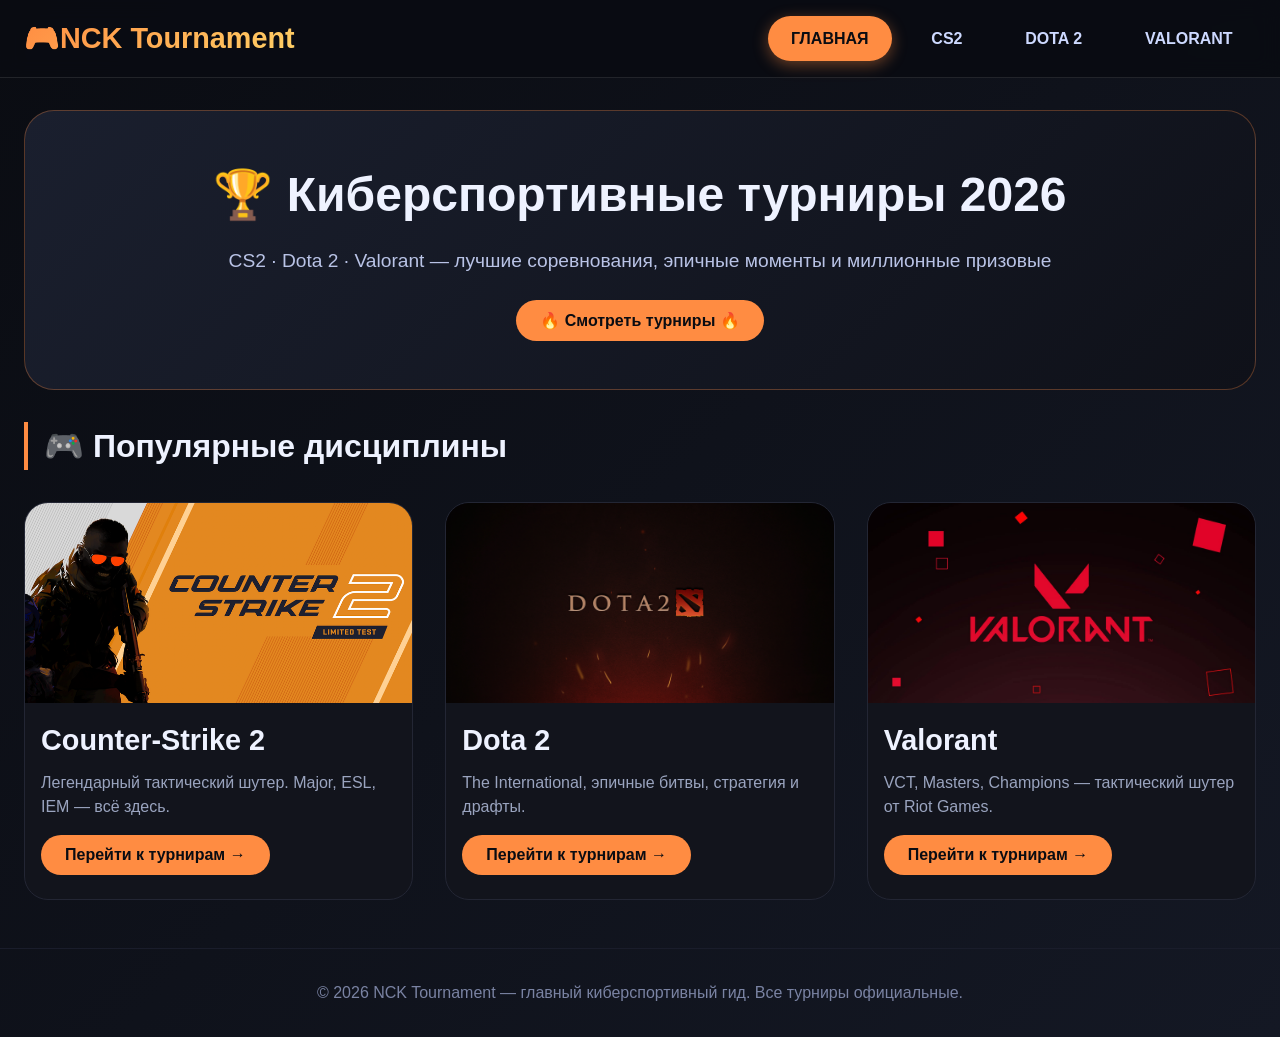
<file: index.html>
<!DOCTYPE html>
<html lang="ru">
<head>
    <meta charset="UTF-8">
    <meta name="viewport" content="width=device-width, initial-scale=1.0">
    <title>NCK Tournament | Главная страница турниров</title>
    <link rel="stylesheet" href="style.css">
</head>
<body>

<header class="header">
    <div class="container">
        <div class="nav">
            <div class="logo">🎮NCK Tournament</div>
            <div class="nav-links">
                <a href="index.html" class="nav-link active">ГЛАВНАЯ</a>
                <a href="cs2.html" class="nav-link">CS2</a>
                <a href="dota2.html" class="nav-link">DOTA 2</a>
                <a href="valorant.html" class="nav-link">VALORANT</a>
            </div>
        </div>
    </div>
</header>

<main>
    <div class="container">
        <div class="hero">
            <h1>🏆 Киберспортивные турниры 2026</h1>
            <p>CS2 · Dota 2 · Valorant — лучшие соревнования, эпичные моменты и миллионные призовые</p>
            <button class="card-btn" style="background:#ff8c42; margin:0 auto; display:inline-block;" id="welcomeBtn">🔥 Смотреть турниры 🔥</button>
        </div>

        <h2 class="section-title">🎮 Популярные дисциплины</h2>
        <div class="games-grid">
            <div class="game-card" data-game="cs2">
                <img src="img/cs2.png" alt="CS2" class="card-img">
                <h3>Counter-Strike 2</h3>
                <p>Легендарный тактический шутер. Major, ESL, IEM — всё здесь.</p>
                <button class="card-btn cs2-btn">Перейти к турнирам →</button>
            </div>
            <div class="game-card" data-game="dota2">
                <img src="img/dota2.jpeg" alt="Dota 2" class="card-img">
                <h3>Dota 2</h3>
                <p>The International, эпичные битвы, стратегия и драфты.</p>
                <button class="card-btn dota2-btn">Перейти к турнирам →</button>
            </div>
            <div class="game-card" data-game="valorant">
                <img src="img/valorant.jpg" alt="Valorant" class="card-img">
                <h3>Valorant</h3>
                <p>VCT, Masters, Champions — тактический шутер от Riot Games.</p>
                <button class="card-btn valorant-btn">Перейти к турнирам →</button>
            </div>
        </div>
    </div>

    <!-- Модальное окно -->
    <div id="modal" class="modal">
        <div class="modal-content">
            <span class="close-modal">&times;</span>
            <h2>🎉 Добро пожаловать!</h2>
            <p>На нашем портале вы найдёте актуальные турниры по CS2, Dota 2 и Valorant. Кликайте на карточки или кнопки, чтобы узнать больше о каждом турнире!</p>
            <button id="modalCloseBtn" class="modal-btn">Понятно, погнали!</button>
        </div>
    </div>
</main>

<footer class="footer container">
    <p>© 2026 NCK Tournament — главный киберспортивный гид. Все турниры официальные.</p>
</footer>

<script src="script.js"></script>
</body>
</html>
</file>
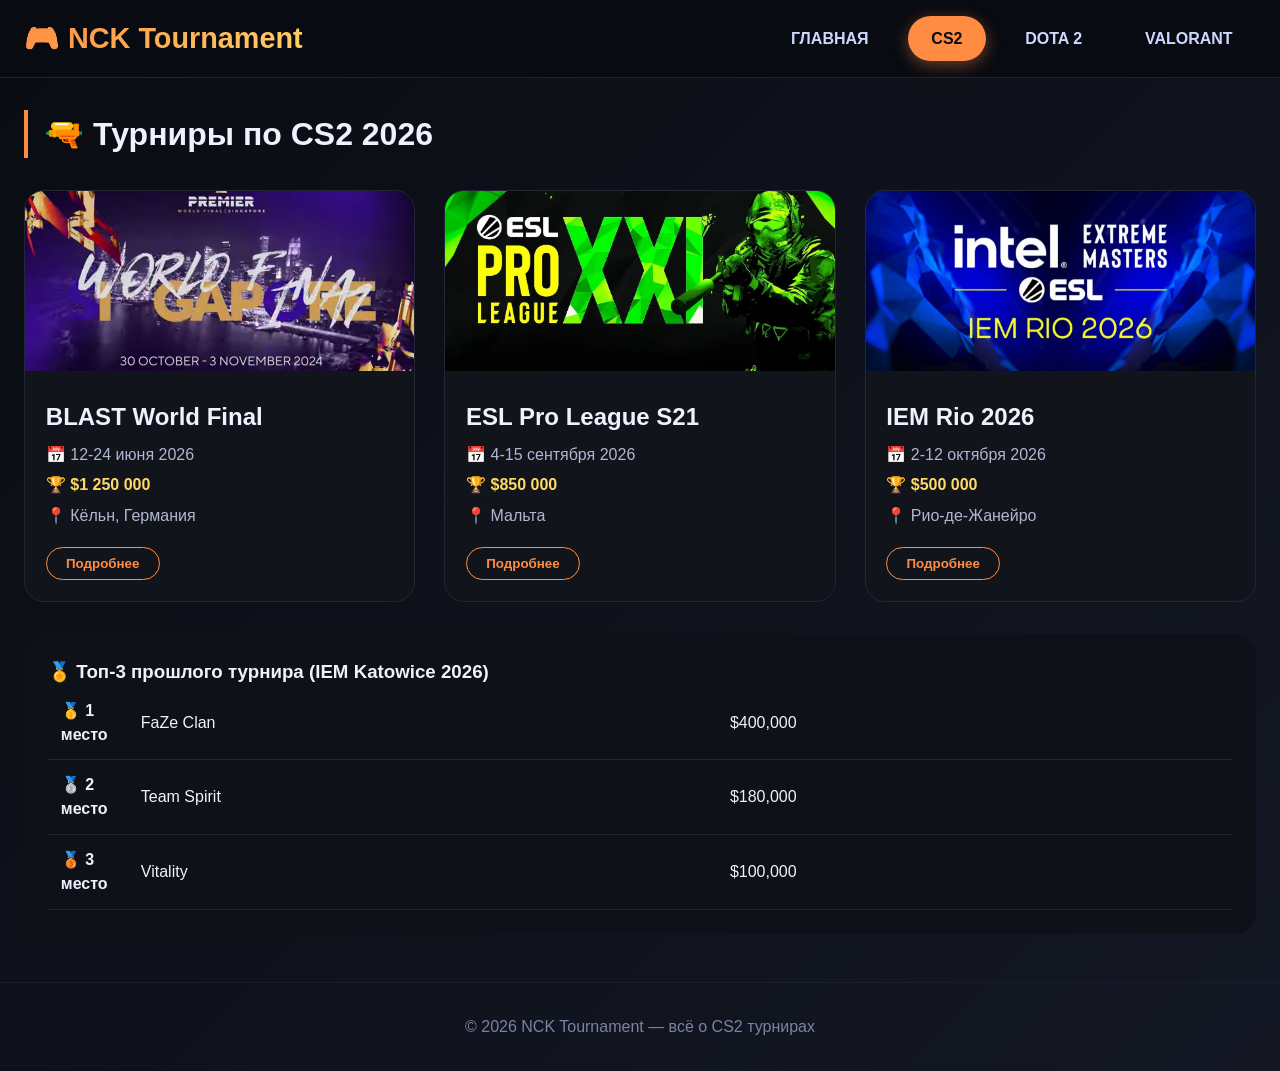
<file: cs2.html>
<!DOCTYPE html>
<html lang="ru">
<head>
    <meta charset="UTF-8">
    <meta name="viewport" content="width=device-width, initial-scale=1.0">
    <title>CS2 Турниры | NCK Tournament</title>
    <link rel="stylesheet" href="style.css">
</head>
<body>

<header class="header">
    <div class="container">
        <div class="nav">
            <div class="logo">🎮 NCK Tournament</div>
            <div class="nav-links">
                <a href="index.html" class="nav-link">ГЛАВНАЯ</a>
                <a href="cs2.html" class="nav-link active">CS2</a>
                <a href="dota2.html" class="nav-link">DOTA 2</a>
                <a href="valorant.html" class="nav-link">VALORANT</a>
            </div>
        </div>
    </div>
</header>

<main class="container">
    <h1 class="section-title">🔫 Турниры по CS2 2026</h1>
    <div class="tournaments-grid">
        <div class="tournament-card">
            <img src="img/blastwrldfinal.jpg" alt="BLAST" class="tournament-img">
            <div class="tournament-info">
                <h3>BLAST World Final</h3>
                <div class="date">📅 12-24 июня 2026</div>
                <div class="prize">🏆 $1 250 000</div>
                <div class="location">📍 Кёльн, Германия</div>
                <button class="details-btn" data-tournament="BLAST World Final CS2">Подробнее</button>
            </div>
        </div>
        <div class="tournament-card">
            <img src="img/esl.jpg" alt="ESL" class="tournament-img">
            <div class="tournament-info">
                <h3>ESL Pro League S21</h3>
                <div class="date">📅 4-15 сентября 2026</div>
                <div class="prize">🏆 $850 000</div>
                <div class="location">📍 Мальта</div>
                <button class="details-btn" data-tournament="ESL Pro League S21 CS2">Подробнее</button>
            </div>
        </div>
        <div class="tournament-card">
            <img src="img/iem.jpg" alt="IEM" class="tournament-img">
            <div class="tournament-info">
                <h3>IEM Rio 2026</h3>
                <div class="date">📅 2-12 октября 2026</div>
                <div class="prize">🏆 $500 000</div>
                <div class="location">📍 Рио-де-Жанейро</div>
                <button class="details-btn" data-tournament="IEM Rio 2026 CS2">Подробнее</button>
            </div>
        </div>
    </div>

    <div class="results-section">
        <h3>🏅 Топ-3 прошлого турнира (IEM Katowice 2026)</h3>
        <table class="results-table">
            <tr><td class="place">🥇 1 место</td><td>FaZe Clan</td><td class="prize-money">$400,000</td></tr>
            <tr><td class="place">🥈 2 место</td><td>Team Spirit</td><td class="prize-money">$180,000</td></tr>
            <tr><td class="place">🥉 3 место</td><td>Vitality</td><td class="prize-money">$100,000</td></tr>
        </table>
    </div>
</main>

<footer class="footer container">
    <p>© 2026 NCK Tournament — всё о CS2 турнирах</p>
</footer>

<script src="script.js"></script>
</body>
</html>
</file>
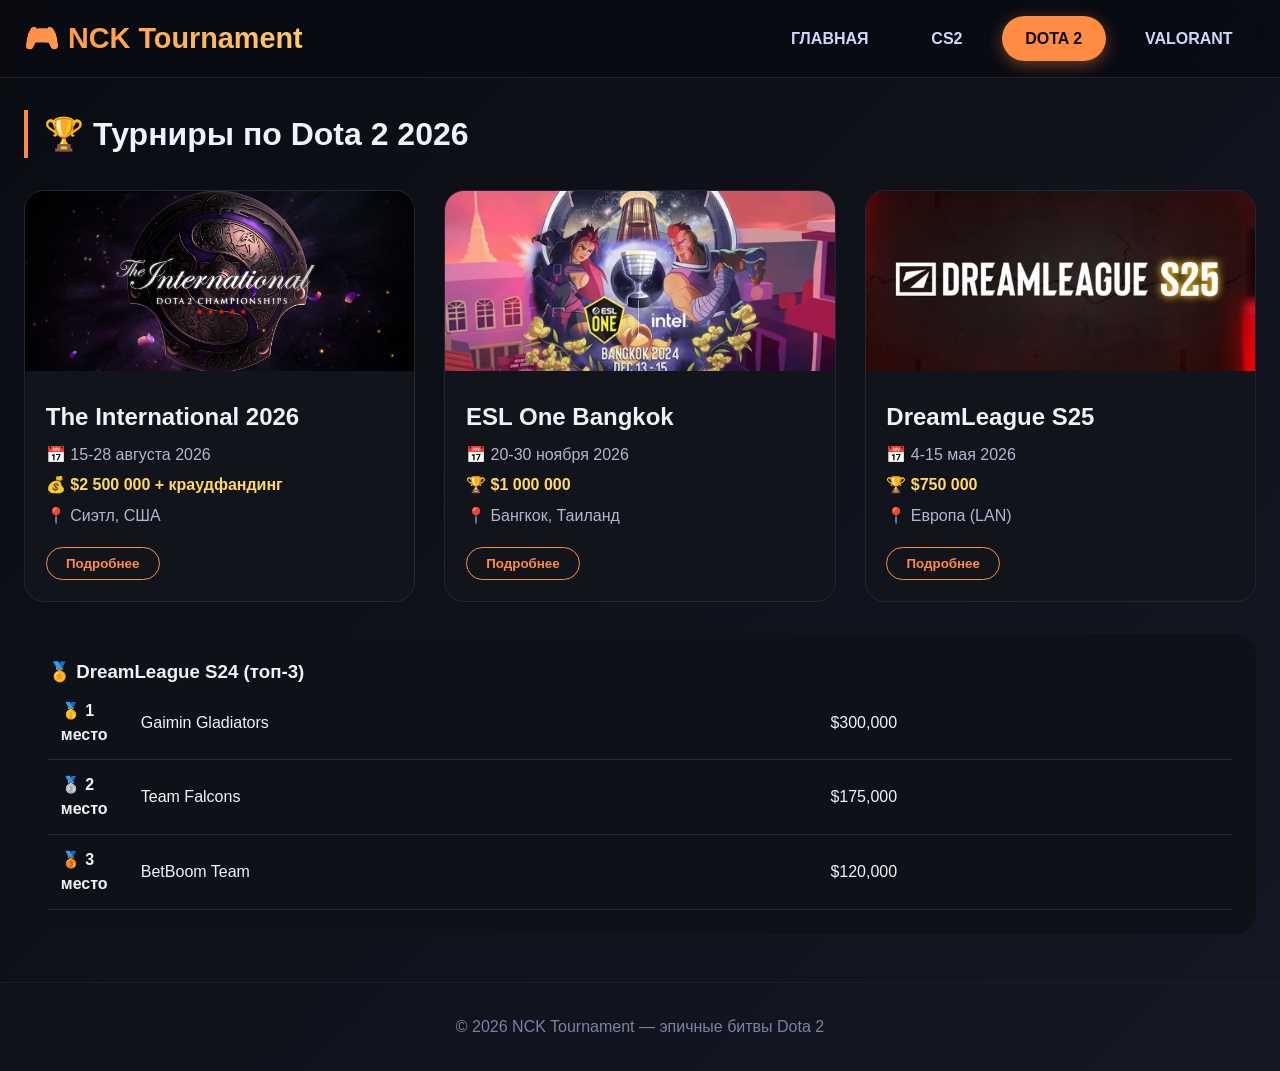
<file: dota2.html>
<!DOCTYPE html>
<html lang="ru">
<head>
    <meta charset="UTF-8">
    <meta name="viewport" content="width=device-width, initial-scale=1.0">
    <title>Dota 2 Турниры | NCK Tournament</title>
    <link rel="stylesheet" href="style.css">
</head>
<body>

<header class="header">
    <div class="container">
        <div class="nav">
            <div class="logo">🎮 NCK Tournament</div>
            <div class="nav-links">
                <a href="index.html" class="nav-link">ГЛАВНАЯ</a>
                <a href="cs2.html" class="nav-link">CS2</a>
                <a href="dota2.html" class="nav-link active">DOTA 2</a>
                <a href="valorant.html" class="nav-link">VALORANT</a>
            </div>
        </div>
    </div>
</header>

<main class="container">
    <h1 class="section-title">🏆 Турниры по Dota 2 2026</h1>
    <div class="tournaments-grid">
        <div class="tournament-card">
            <img src="img/the.png" alt="The International" class="tournament-img">
            <div class="tournament-info">
                <h3>The International 2026</h3>
                <div class="date">📅 15-28 августа 2026</div>
                <div class="prize">💰 $2 500 000 + краудфандинг</div>
                <div class="location">📍 Сиэтл, США</div>
                <button class="details-btn" data-tournament="The International 2026 Dota2">Подробнее</button>
            </div>
        </div>
        <div class="tournament-card">
            <img src="img/esldota.jpg" alt="ESL One" class="tournament-img">
            <div class="tournament-info">
                <h3>ESL One Bangkok</h3>
                <div class="date">📅 20-30 ноября 2026</div>
                <div class="prize">🏆 $1 000 000</div>
                <div class="location">📍 Бангкок, Таиланд</div>
                <button class="details-btn" data-tournament="ESL One Bangkok Dota2">Подробнее</button>
            </div>
        </div>
        <div class="tournament-card">
            <img src="img/dream.jpg" alt="DreamLeague" class="tournament-img">
            <div class="tournament-info">
                <h3>DreamLeague S25</h3>
                <div class="date">📅 4-15 мая 2026</div>
                <div class="prize">🏆 $750 000</div>
                <div class="location">📍 Европа (LAN)</div>
                <button class="details-btn" data-tournament="DreamLeague S25 Dota2">Подробнее</button>
            </div>
        </div>
    </div>

    <div class="results-section">
        <h3>🏅 DreamLeague S24 (топ-3)</h3>
        <table class="results-table">
            <tr><td class="place">🥇 1 место</td><td>Gaimin Gladiators</td><td class="prize-money">$300,000</td></tr>
            <tr><td class="place">🥈 2 место</td><td>Team Falcons</td><td class="prize-money">$175,000</td></tr>
            <tr><td class="place">🥉 3 место</td><td>BetBoom Team</td><td class="prize-money">$120,000</td></tr>
        </table>
    </div>
</main>

<footer class="footer container">
    <p>© 2026 NCK Tournament — эпичные битвы Dota 2</p>
</footer>

<script src="script.js"></script>
</body>
</html>
</file>
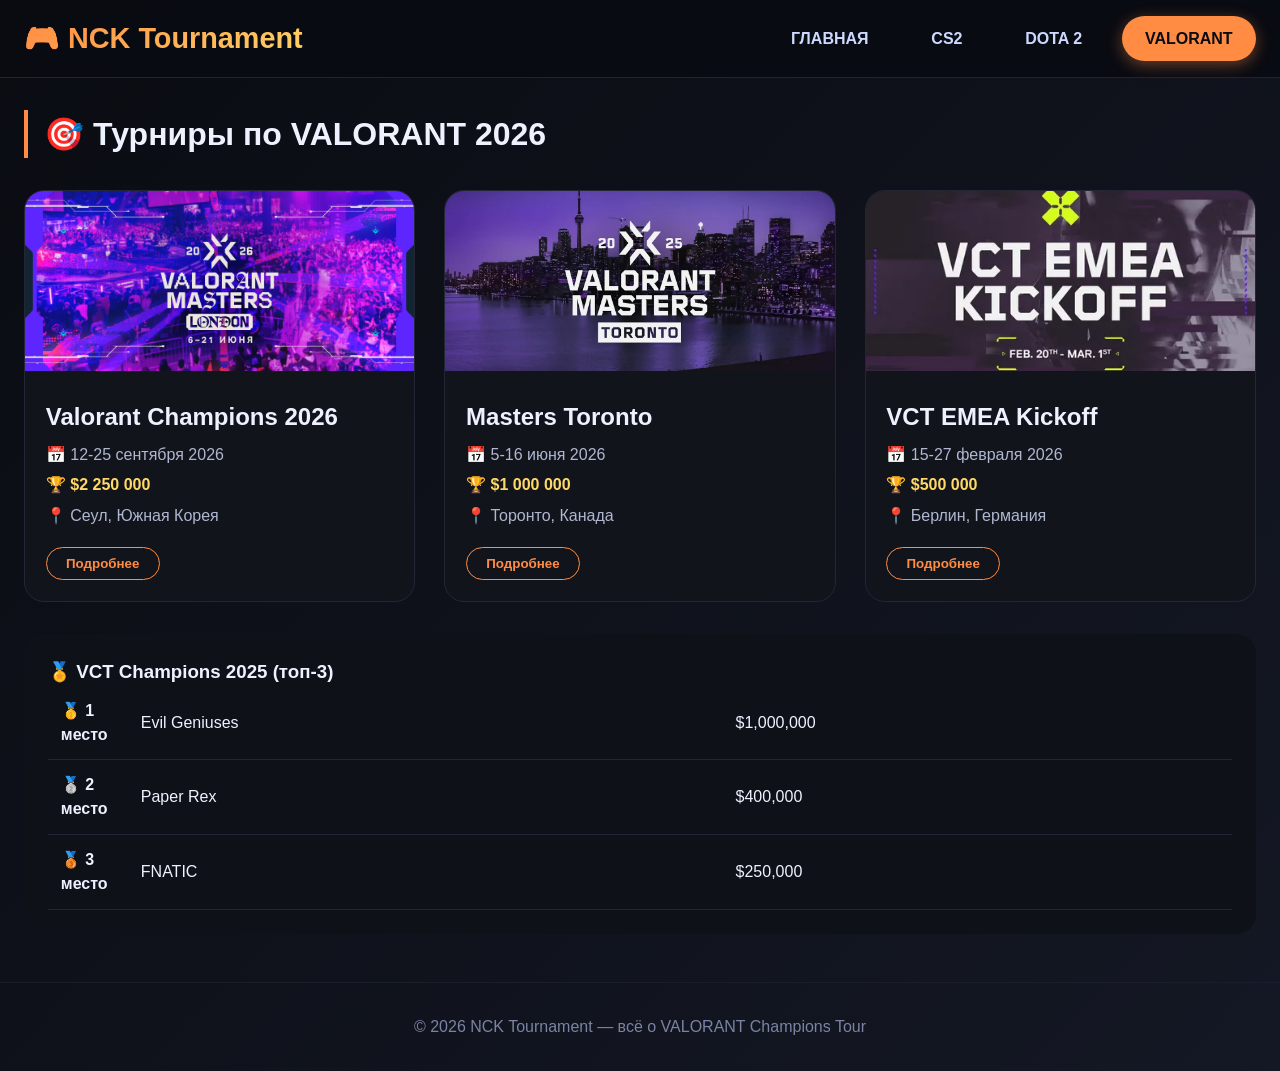
<file: valorant.html>
<!DOCTYPE html>
<html lang="ru">
<head>
    <meta charset="UTF-8">
    <meta name="viewport" content="width=device-width, initial-scale=1.0">
    <title>Valorant Турниры | NCK Tournament</title>
    <link rel="stylesheet" href="style.css">
</head>
<body>

<header class="header">
    <div class="container">
        <div class="nav">
            <div class="logo">🎮 NCK Tournament</div>
            <div class="nav-links">
                <a href="index.html" class="nav-link">ГЛАВНАЯ</a>
                <a href="cs2.html" class="nav-link">CS2</a>
                <a href="dota2.html" class="nav-link">DOTA 2</a>
                <a href="valorant.html" class="nav-link active">VALORANT</a>
            </div>
        </div>
    </div>
</header>

<main class="container">
    <h1 class="section-title">🎯 Турниры по VALORANT 2026</h1>
    <div class="tournaments-grid">
        <div class="tournament-card">
            <img src="img/valorant1.jpg" alt="Champions" class="tournament-img">
            <div class="tournament-info">
                <h3>Valorant Champions 2026</h3>
                <div class="date">📅 12-25 сентября 2026</div>
                <div class="prize">🏆 $2 250 000</div>
                <div class="location">📍 Сеул, Южная Корея</div>
                <button class="details-btn" data-tournament="Valorant Champions 2026">Подробнее</button>
            </div>
        </div>
        <div class="tournament-card">
            <img src="img/valorant2.png" alt="Masters" class="tournament-img">
            <div class="tournament-info">
                <h3>Masters Toronto</h3>
                <div class="date">📅 5-16 июня 2026</div>
                <div class="prize">🏆 $1 000 000</div>
                <div class="location">📍 Торонто, Канада</div>
                <button class="details-btn" data-tournament="Masters Toronto Valorant">Подробнее</button>
            </div>
        </div>
        <div class="tournament-card">
            <img src="img/valorant3.png" alt="VCT" class="tournament-img">
            <div class="tournament-info">
                <h3>VCT EMEA Kickoff</h3>
                <div class="date">📅 15-27 февраля 2026</div>
                <div class="prize">🏆 $500 000</div>
                <div class="location">📍 Берлин, Германия</div>
                <button class="details-btn" data-tournament="VCT EMEA Kickoff Valorant">Подробнее</button>
            </div>
        </div>
    </div>

    <div class="results-section">
        <h3>🏅 VCT Champions 2025 (топ-3)</h3>
        <table class="results-table">
            <tr><td class="place">🥇 1 место</td><td>Evil Geniuses</td><td class="prize-money">$1,000,000</td></tr>
            <tr><td class="place">🥈 2 место</td><td>Paper Rex</td><td class="prize-money">$400,000</td></tr>
            <tr><td class="place">🥉 3 место</td><td>FNATIC</td><td class="prize-money">$250,000</td></tr>
        </table>
    </div>
</main>

<footer class="footer container">
    <p>© 2026 NCK Tournament — всё о VALORANT Champions Tour</p>
</footer>

<script src="script.js"></script>
</body>
</html>
</file>
<file: style.css>
* {
    margin: 0;
    padding: 0;
    box-sizing: border-box;
}

body {
    font-family: 'Segoe UI', 'Roboto', sans-serif;
    background: linear-gradient(135deg, #0a0c12 0%, #141824 100%);
    color: #eef2ff;
    line-height: 1.5;
    min-height: 100vh;
}

.header {
    background: rgba(10, 12, 18, 0.95);
    backdrop-filter: blur(10px);
    border-bottom: 1px solid rgba(255, 255, 255, 0.1);
    position: sticky;
    top: 0;
    z-index: 100;
    padding: 1rem 0;
}

.container {
    max-width: 1280px;
    margin: 0 auto;
    padding: 0 24px;
}

.nav {
    display: flex;
    flex-wrap: wrap;
    justify-content: space-between;
    align-items: center;
    gap: 1.5rem;
}

.logo {
    font-size: 1.8rem;
    font-weight: 800;
    background: linear-gradient(135deg, #ff8c42, #ffd166);
    -webkit-background-clip: text;
    background-clip: text;
    color: transparent;
}

.nav-links {
    display: flex;
    gap: 1rem;
    flex-wrap: wrap;
}

.nav-link {
    text-decoration: none;
    padding: 0.6rem 1.4rem;
    font-weight: 600;
    border-radius: 40px;
    color: #cdd9ff;
    transition: all 0.3s ease;
    background: transparent;
    border: 1px solid transparent;
}

.nav-link:hover {
    background: rgba(255, 140, 66, 0.15);
    border-color: #ff8c42;
    transform: translateY(-2px);
}

.nav-link.active {
    background: #ff8c42;
    color: #0a0c12;
    box-shadow: 0 4px 15px rgba(255, 140, 66, 0.4);
}

.hero {
    background: linear-gradient(135deg, #1a1f2e, #0f1119);
    border-radius: 30px;
    padding: 3rem 2rem;
    margin: 2rem 0;
    text-align: center;
    border: 1px solid rgba(255, 140, 66, 0.3);
}

.hero h1 {
    font-size: 3rem;
    margin-bottom: 1rem;
}

.hero p {
    font-size: 1.2rem;
    color: #b9c3e6;
    margin-bottom: 1.5rem;
}

.section-title {
    font-size: 2rem;
    margin: 2rem 0 1.5rem;
    border-left: 4px solid #ff8c42;
    padding-left: 1rem;
}

.games-grid {
    display: grid;
    grid-template-columns: repeat(auto-fit, minmax(320px, 1fr));
    gap: 2rem;
    margin: 2rem 0;
}

.game-card {
    background: #12141c;
    border-radius: 24px;
    overflow: hidden;
    transition: all 0.3s ease;
    border: 1px solid #232634;
    cursor: pointer;
}

.game-card:hover {
    transform: translateY(-8px);
    box-shadow: 0 20px 35px rgba(0, 0, 0, 0.5);
    border-color: #ff8c42;
}

.card-img {
    width: 100%;
    height: 200px;
    object-fit: cover;
    display: block;
}

.game-card h3 {
    font-size: 1.8rem;
    margin: 1rem 0 0.5rem 1rem;
}

.game-card p {
    margin: 0 1rem 1rem;
    color: #9aa4bf;
}

.card-btn {
    background: #ff8c42;
    color: #0a0c12;
    border: none;
    padding: 0.7rem 1.5rem;
    margin: 0 1rem 1.5rem 1rem;
    border-radius: 40px;
    font-weight: bold;
    cursor: pointer;
    transition: all 0.2s;
    font-size: 1rem;
}

.card-btn:hover {
    background: #ffa75c;
    transform: scale(1.05);
}

.tournaments-grid {
    display: grid;
    grid-template-columns: repeat(auto-fill, minmax(340px, 1fr));
    gap: 1.8rem;
    margin: 2rem 0;
}

.tournament-card {
    background: #12141c;
    border-radius: 20px;
    padding: 0;
    overflow: hidden;
    border: 1px solid #232634;
    transition: all 0.3s;
}

.tournament-card:hover {
    transform: translateY(-5px);
    box-shadow: 0 12px 25px rgba(0, 0, 0, 0.4);
}

.tournament-img {
    width: 100%;
    height: 180px;
    object-fit: cover;
}

.tournament-info {
    padding: 1.3rem;
}

.tournament-info h3 {
    font-size: 1.5rem;
    margin-bottom: 0.5rem;
}

.date, .prize, .location {
    margin: 0.4rem 0;
    color: #b0b7d0;
}

.prize {
    color: #ffd966;
    font-weight: bold;
}

.details-btn {
    background: transparent;
    border: 1px solid #ff8c42;
    color: #ff8c42;
    padding: 0.5rem 1.2rem;
    border-radius: 30px;
    cursor: pointer;
    margin-top: 0.8rem;
    transition: all 0.2s;
    font-weight: bold;
}

.details-btn:hover {
    background: #ff8c42;
    color: #0a0c12;
}

.results-section {
    background: #0f1119;
    border-radius: 20px;
    padding: 1.5rem;
    margin: 2rem 0;
}

.results-table {
    width: 100%;
    border-collapse: collapse;
}

.results-table td, .results-table th {
    padding: 0.8rem;
    border-bottom: 1px solid #232634;
}

.place {
    font-weight: bold;
    width: 80px;
}

.modal {
    display: none;
    position: fixed;
    z-index: 1000;
    left: 0;
    top: 0;
    width: 100%;
    height: 100%;
    background: rgba(0, 0, 0, 0.8);
    backdrop-filter: blur(5px);
    animation: fadeIn 0.3s;
}

.modal-content {
    background: #12141c;
    margin: 10% auto;
    padding: 2rem;
    width: 90%;
    max-width: 500px;
    border-radius: 20px;
    border: 1px solid #ff8c42;
    position: relative;
    animation: slideIn 0.3s;
}

.close-modal {
    position: absolute;
    right: 1.5rem;
    top: 1rem;
    font-size: 2rem;
    cursor: pointer;
    color: #ff8c42;
}

.close-modal:hover {
    color: white;
}

.modal-btn {
    background: #ff8c42;
    color: #0a0c12;
    border: none;
    padding: 0.6rem 1.5rem;
    border-radius: 40px;
    cursor: pointer;
    margin-top: 1rem;
    font-weight: bold;
}

.footer {
    text-align: center;
    padding: 2rem;
    border-top: 1px solid #1a1d2b;
    margin-top: 3rem;
    color: #7a83a3;
}

@keyframes fadeIn {
    from { opacity: 0; }
    to { opacity: 1; }
}

@keyframes slideIn {
    from { transform: translateY(-50px); opacity: 0; }
    to { transform: translateY(0); opacity: 1; }
}

@media (max-width: 768px) {
    .hero h1 { font-size: 2rem; }
    .section-title { font-size: 1.5rem; }
    .games-grid { gap: 1rem; }
}
</file>
